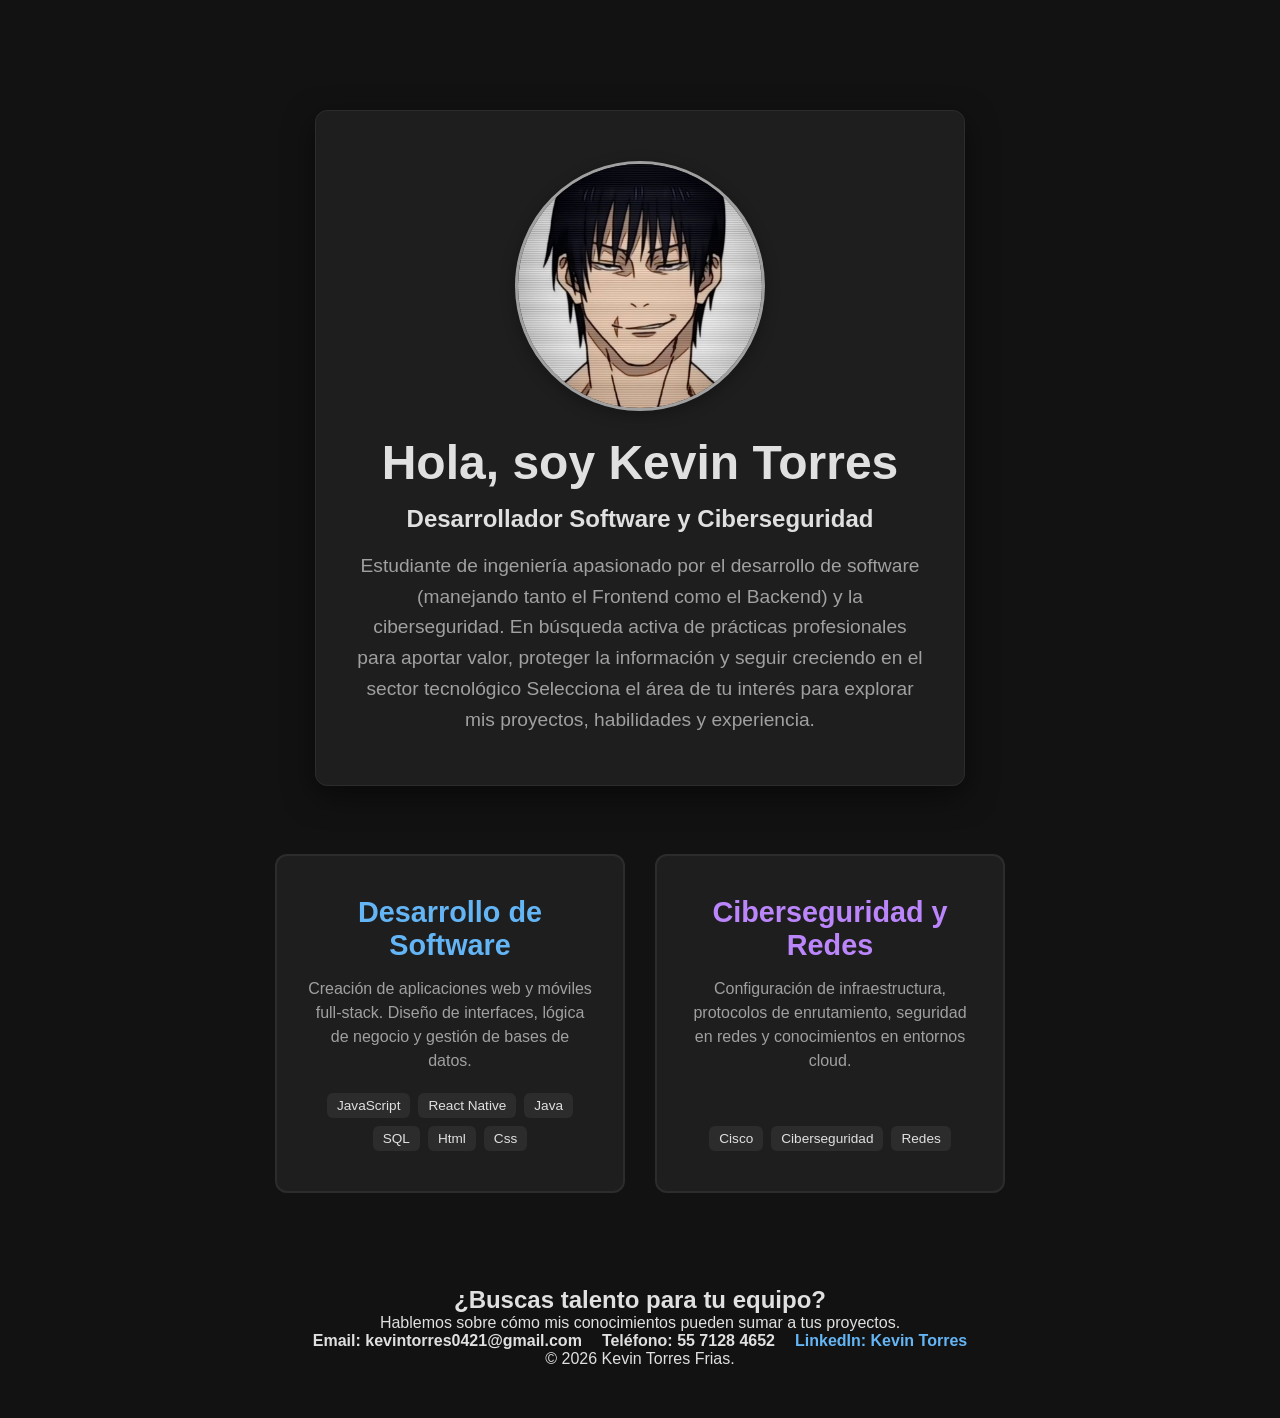
<file: index.html>
<!DOCTYPE html>
<html lang="es">
<head>
    <meta charset="UTF-8">
    <meta name="viewport" content="width=device-width, initial-scale=1.0">
    <title>Kevin Torres Frias | Portafolio</title>
    <link rel="stylesheet" href="style.css">
    <link rel="icon" type="image/png" href="favicon-16x16.png">
</head>
<body>


    <!-- Primera impresión -->
    <section id="inicio" class="hero">
        <div class="header-intro">
           <div class="intro-texto">
                <img src="tojiPerfil.jpg" alt="Foto de perfil de Kevin Torres" class="profile-image">

                <h1>Hola, soy Kevin Torres</h1>
                <h2>Desarrollador Software y Ciberseguridad</h2>
                <br>
                <p>Estudiante de ingeniería apasionado por el desarrollo de software (manejando tanto el Frontend como el Backend) y la ciberseguridad. 
                    En búsqueda activa de prácticas profesionales para aportar valor, proteger la información y seguir creciendo en el sector tecnológico
                    Selecciona el área de tu interés para explorar mis proyectos, habilidades y experiencia. 
                </p>
           </div>
            
        </div>
        
    </section>
    <br>
    <div class="options-container">
        
        <!-- Tarjeta de Software -->
        <a href="index_Soft.html" class="card software">
            <h2>Desarrollo de Software</h2>
            <p>Creación de aplicaciones web y móviles full-stack. Diseño de interfaces, lógica de negocio y gestión de bases de datos.</p>
            <div class="tech-tags">
                <span class="tag">JavaScript</span>
                <span class="tag">React Native</span>
                <span class="tag">Java</span>
                <span class="tag">SQL</span>
                <span class="tag">Html</span>
                <span class="tag">Css</span>
            </div>
        </a>

        <!-- Tarjeta de Ciberseguridad -->
        <a href="index_Ciber.html" class="card cyber">
            <h2>Ciberseguridad y Redes</h2>
            <p>Configuración de infraestructura, protocolos de enrutamiento, seguridad en redes y conocimientos en entornos cloud.</p>
            <div class="tech-tags">
                <span class="tag">Cisco </span>
                <span class="tag">Ciberseguridad</span>
                <span class="tag">Redes</span>
            </div>
        </a>

    </div>

    <br>


    <footer class="footer">
        <h2>¿Buscas talento para tu equipo?</h2>
        <p>Hablemos sobre cómo mis conocimientos pueden sumar a tus proyectos.</p>
        
        <div class="social-links">
            <!-- Correo -->
            <span> Email: kevintorres0421@gmail.com</span>
            
            <!-- Teléfono -->
            <span> Teléfono: 55 7128 4652</span>
            
            <!-- LinkedIn -->
            <a href="https://www.linkedin.com/in/kevin-torres-ba0b2a237/" target="_blank">LinkedIn: Kevin Torres</a>
        </div>
        
        <p class="copyright">&copy; 2026 Kevin Torres Frias.</p>
    </footer>


   
</body>
</html>
</file>
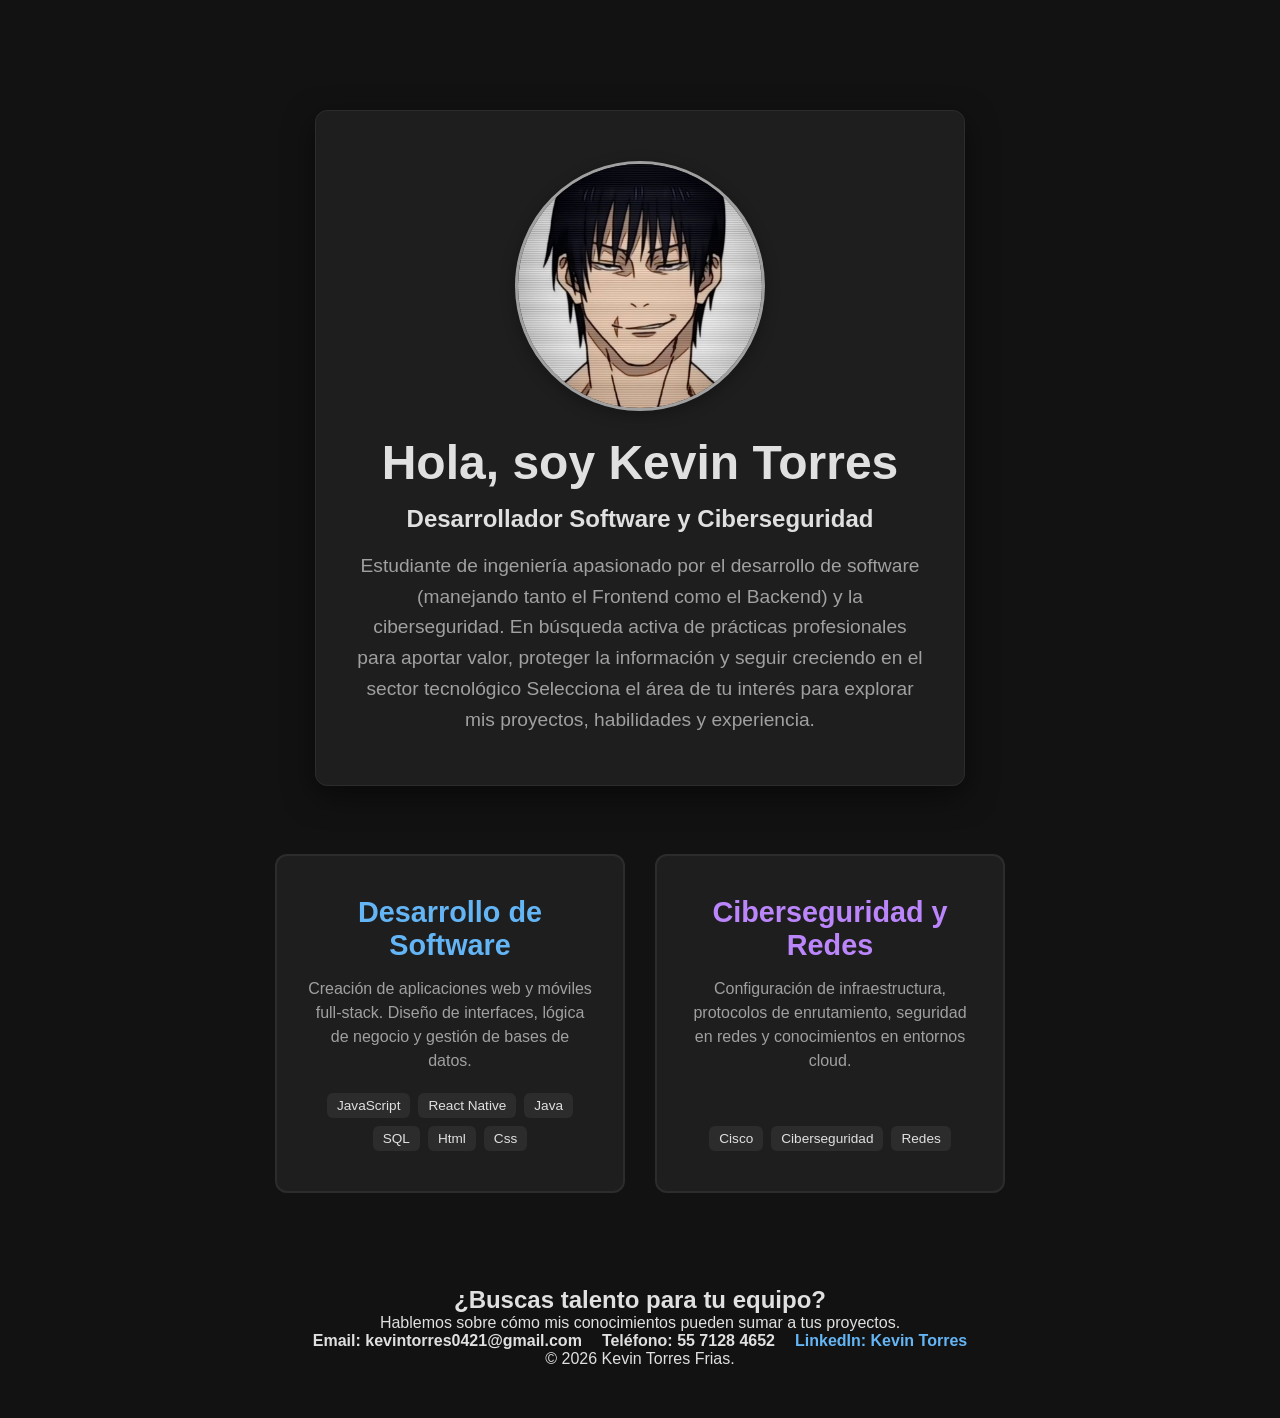
<file: HTML/index.html>
<!DOCTYPE html>
<html lang="es">
<head>
    <meta charset="UTF-8">
    <meta name="viewport" content="width=device-width, initial-scale=1.0">
    <title>Kevin Torres Frias | Portafolio</title>
    <link rel="stylesheet" href="../CSS/style.css">
</head>
<body>


    <!-- Primera impresión -->
    <section id="inicio" class="hero">
        <div class="header-intro">
           <div class="intro-texto">
                <img src="tojiPerfil.jpg" alt="Foto de perfil de Kevin Torres" class="profile-image">

                <h1>Hola, soy Kevin Torres</h1>
                <h2>Desarrollador Software y Ciberseguridad</h2>
                <br>
                <p>Estudiante de ingeniería apasionado por el desarrollo de software (manejando tanto el Frontend como el Backend) y la ciberseguridad. 
                    En búsqueda activa de prácticas profesionales para aportar valor, proteger la información y seguir creciendo en el sector tecnológico
                    Selecciona el área de tu interés para explorar mis proyectos, habilidades y experiencia. 
                </p>
           </div>
            
        </div>
        
    </section>
    <br>
    <div class="options-container">
        
        <!-- Tarjeta de Software -->
        <a href="index_Soft.html" class="card software">
            <h2>Desarrollo de Software</h2>
            <p>Creación de aplicaciones web y móviles full-stack. Diseño de interfaces, lógica de negocio y gestión de bases de datos.</p>
            <div class="tech-tags">
                <span class="tag">JavaScript</span>
                <span class="tag">React Native</span>
                <span class="tag">Java</span>
                <span class="tag">SQL</span>
                <span class="tag">Html</span>
                <span class="tag">Css</span>
            </div>
        </a>

        <!-- Tarjeta de Ciberseguridad -->
        <a href="index_Ciber.html" class="card cyber">
            <h2>Ciberseguridad y Redes</h2>
            <p>Configuración de infraestructura, protocolos de enrutamiento, seguridad en redes y conocimientos en entornos cloud.</p>
            <div class="tech-tags">
                <span class="tag">Cisco </span>
                <span class="tag">Ciberseguridad</span>
                <span class="tag">Redes</span>
            </div>
        </a>

    </div>

    <br>


    <footer class="footer">
        <h2>¿Buscas talento para tu equipo?</h2>
        <p>Hablemos sobre cómo mis conocimientos pueden sumar a tus proyectos.</p>
        
        <div class="social-links">
            <!-- Correo -->
            <span> Email: kevintorres0421@gmail.com</span>
            
            <!-- Teléfono -->
            <span> Teléfono: 55 7128 4652</span>
            
            <!-- LinkedIn -->
            <a href="https://www.linkedin.com/in/kevin-torres-ba0b2a237/" target="_blank">LinkedIn: Kevin Torres</a>
        </div>
        
        <p class="copyright">&copy; 2026 Kevin Torres Frias.</p>
    </footer>


</body>
</html>
</file>
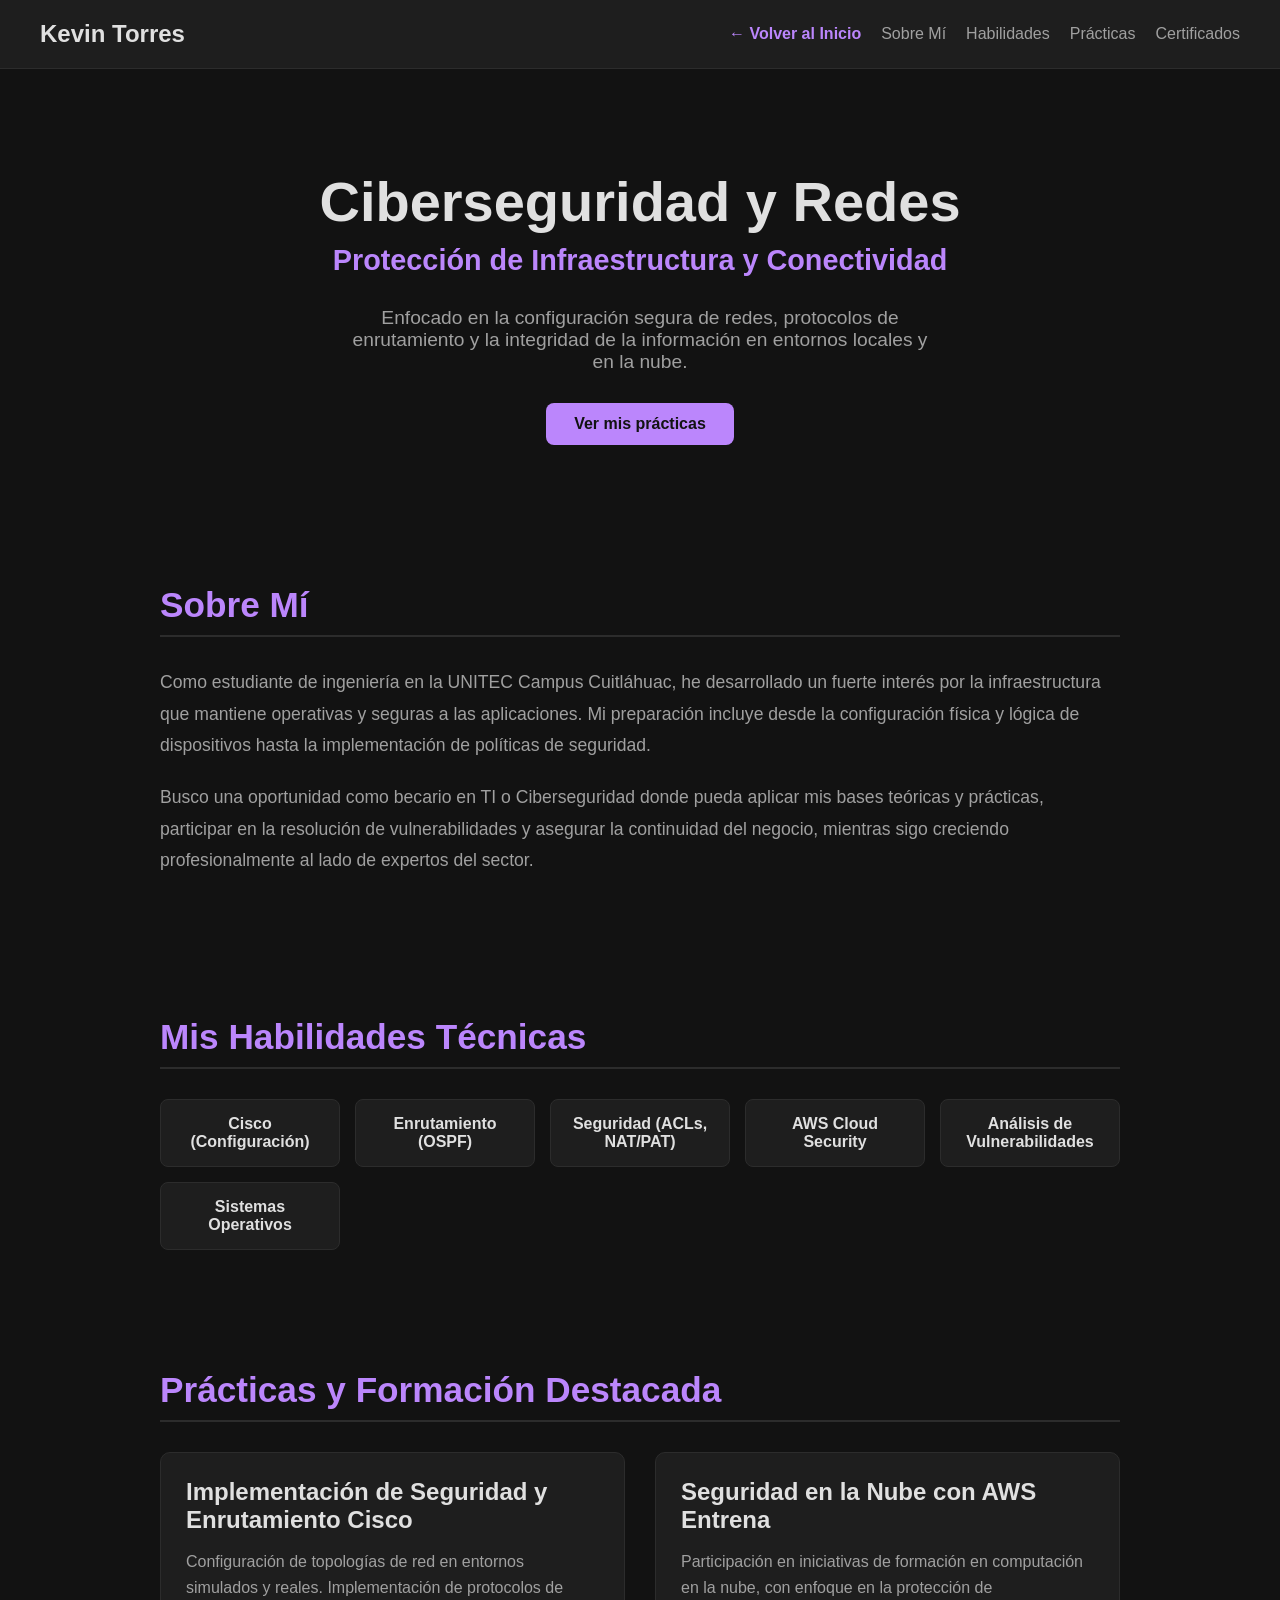
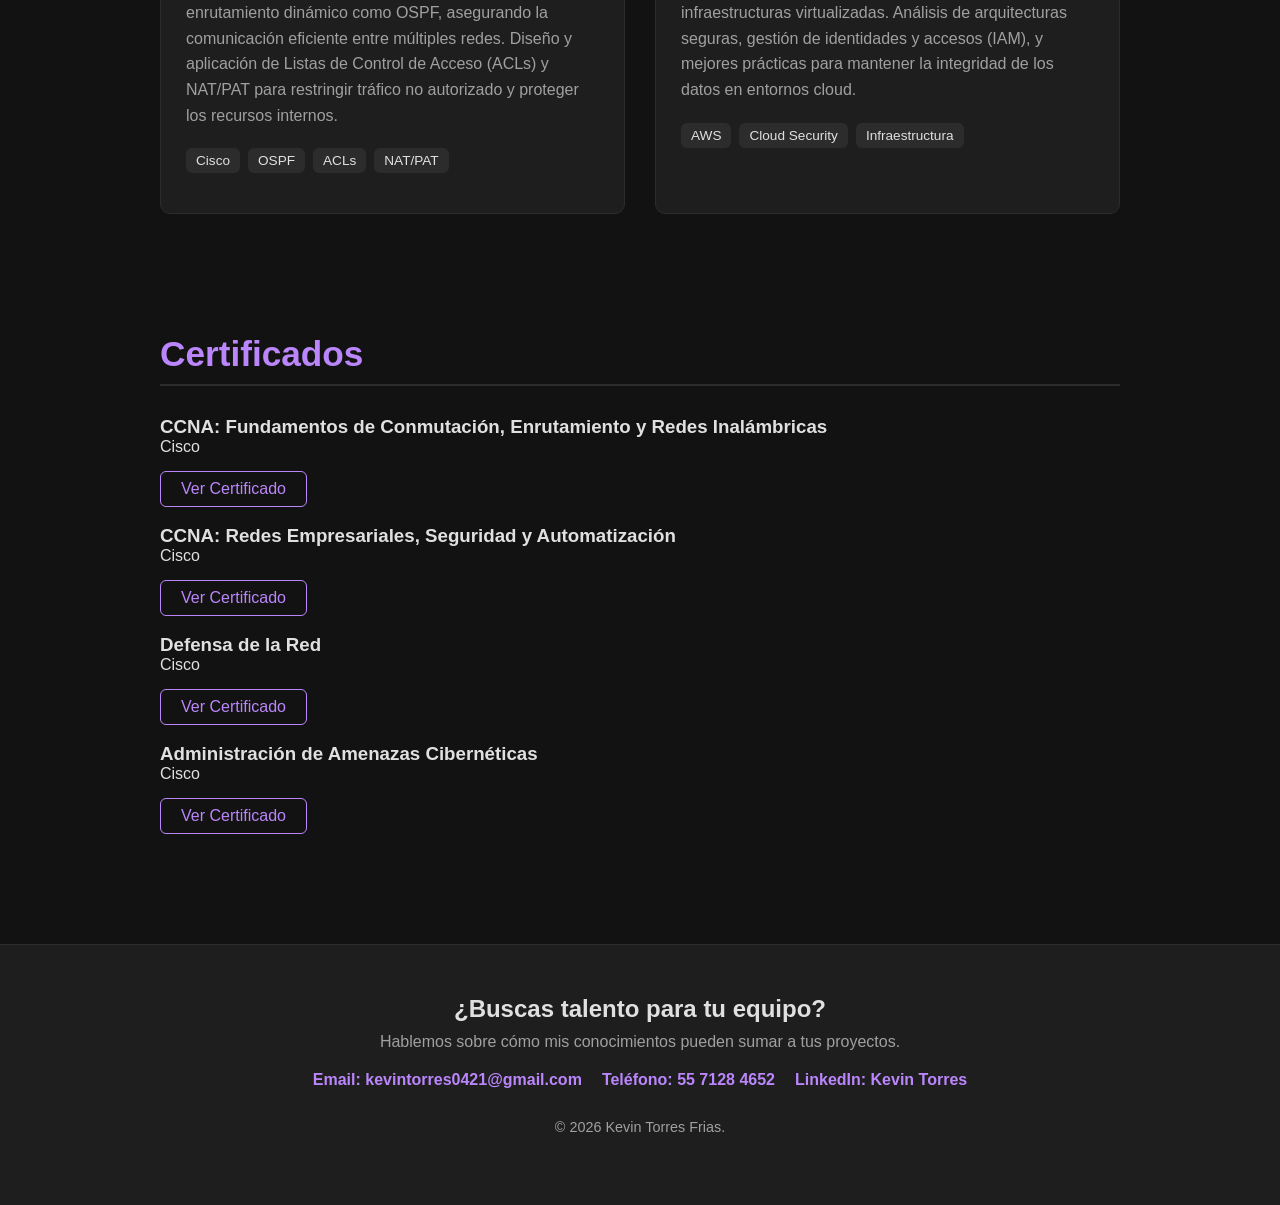
<file: index_Ciber.html>
<!DOCTYPE html>
<html lang="es">
<head>
    <meta charset="UTF-8">
    <meta name="viewport" content="width=device-width, initial-scale=1.0">
    <title>Kevin Torres Frias | Ciberseguridad y Redes</title>
    <!-- Vinculamos el nuevo archivo CSS -->
    <link rel="stylesheet" href="style_Ciber.css">
    <link rel="icon" type="image/png" href="favicon-16x16.png">
</head>
<body>

    <!-- Navegación -->
    <header class="navbar">
        <div class="logo">Kevin Torres</div>
        <nav>
            <ul class="nav-links">
                <li><a href="index.html" class="nav-back">← Volver al Inicio</a></li>
                <li><a href="#sobre-mi">Sobre Mí</a></li>
                <li><a href="#habilidades">Habilidades</a></li>
                <li><a href="#practicas">Prácticas</a></li>
                <li><a href="#certificados">Certificados</a></li>
            </ul>
        </nav>
    </header>

    <!-- Sección Hero -->
    <section class="hero section-container">
        <h1>Ciberseguridad y Redes</h1>
        <h2>Protección de Infraestructura y Conectividad</h2>
        <p>Enfocado en la configuración segura de redes, protocolos de enrutamiento y la integridad de la información en entornos locales y en la nube.</p>
        <a href="#practicas" class="btn-primario">Ver mis prácticas</a>
    </section>

    <!-- Sección Sobre Mí -->
    <section id="sobre-mi" class="about section-container">
        <h2>Sobre Mí</h2>
        <div class="about-content">
            <p>Como estudiante de ingeniería en la UNITEC Campus Cuitláhuac, he desarrollado un fuerte interés por la infraestructura que mantiene operativas y seguras a las aplicaciones. Mi preparación incluye desde la configuración física y lógica de dispositivos hasta la implementación de políticas de seguridad.</p>
            <p>Busco una oportunidad como becario en TI o Ciberseguridad donde pueda aplicar mis bases teóricas y prácticas, participar en la resolución de vulnerabilidades y asegurar la continuidad del negocio, mientras sigo creciendo profesionalmente al lado de expertos del sector.</p>
        </div>
    </section>

    <!-- Sección Habilidades -->
    <section id="habilidades" class="skills section-container">
        <h2>Mis Habilidades Técnicas</h2>
        <div class="skills-grid">
            <div class="skill-item">Cisco (Configuración)</div>
            <div class="skill-item">Enrutamiento (OSPF)</div>
            <div class="skill-item">Seguridad (ACLs, NAT/PAT)</div>
            <div class="skill-item">AWS Cloud Security</div>
            <div class="skill-item">Análisis de Vulnerabilidades</div>
            <div class="skill-item">Sistemas Operativos</div>
        </div>
    </section>

    <!-- Sección Prácticas Destacadas -->
    <section id="practicas" class="projects section-container">
        <h2>Prácticas y Formación Destacada</h2>
        <div class="projects-grid">
            
            <!-- Práctica 1 -->
            <article class="project-card">
                <div class="project-content">
                    <h3>Implementación de Seguridad y Enrutamiento Cisco</h3>
                    <p>Configuración de topologías de red en entornos simulados y reales. Implementación de protocolos de enrutamiento dinámico como OSPF, asegurando la comunicación eficiente entre múltiples redes. Diseño y aplicación de Listas de Control de Acceso (ACLs) y NAT/PAT para restringir tráfico no autorizado y proteger los recursos internos.</p>
                    <div class="tech-tags">
                        <span class="tag">Cisco</span>
                        <span class="tag">OSPF</span>
                        <span class="tag">ACLs</span>
                        <span class="tag">NAT/PAT</span>
                    </div>
                </div>
            </article>

            <!-- Práctica 2 -->
            <article class="project-card">
                <div class="project-content">
                    <h3>Seguridad en la Nube con AWS Entrena</h3>
                    <p>Participación en iniciativas de formación en computación en la nube, con enfoque en la protección de infraestructuras virtualizadas. Análisis de arquitecturas seguras, gestión de identidades y accesos (IAM), y mejores prácticas para mantener la integridad de los datos en entornos cloud.</p>
                    <div class="tech-tags">
                        <span class="tag">AWS</span>
                        <span class="tag">Cloud Security</span>
                        <span class="tag">Infraestructura</span>
                    </div>
                </div>
            </article>

        </div>
    </section>

    <!-- Seccion Certificados -->
    
    <section id="certificados" class="certificates section-container">
        <h2>Certificados</h2>
        <div class="certificates-grid">
            <div class="certificate-item">
                <h3>CCNA: Fundamentos de Conmutación, Enrutamiento y Redes Inalámbricas</h3>
                <p>Cisco</p>
                <a href="CCNA_Fundamentos _Redes.pdf" class="btn-secundario" target="_blank">Ver Certificado</a>
            </div><br>

            <div class="certificate-item">
                <h3>CCNA: Redes Empresariales, Seguridad y Automatización</h3>
                <p>Cisco</p>
                <a href="CCNA Redes_Empresariales.pdf" class="btn-secundario" target="_blank">Ver Certificado</a>
            </div><br>

            <div class="certificate-item">
                <h3>Defensa de la Red</h3>
                <p>Cisco</p>
                <a href="Defensa_Red.pdf" class="btn-secundario" target="_blank">Ver Certificado</a>
            </div><br>

            <div class="certificate-item">
                <h3>Administración de Amenazas Cibernéticas</h3>
                <p>Cisco</p>
                <a href="Amenazas_Ciberneticas.pdf" class="btn-secundario" target="_blank">Ver Certificado</a>
            </div>
        </div>
    </section>


   <!-- Footer container -->
    <footer class="footer">
        <h2>¿Buscas talento para tu equipo?</h2>
        <p>Hablemos sobre cómo mis conocimientos pueden sumar a tus proyectos.</p>
        
        <div class="social-links">
            <!-- Correo como texto simple -->
            <span> Email: kevintorres0421@gmail.com</span>
            
            <!-- Teléfono como texto simple -->
            <span> Teléfono: 55 7128 4652</span>
            
            <!-- LinkedIn se mantiene como enlace porque lleva a otra página web -->
            <a href="https://www.linkedin.com/in/kevin-torres-ba0b2a237/" target="_blank">LinkedIn: Kevin Torres</a>
        </div>
        
        <p class="copyright">&copy; 2026 Kevin Torres Frias.</p>
    </footer>


   
</body>
</html>
</file>
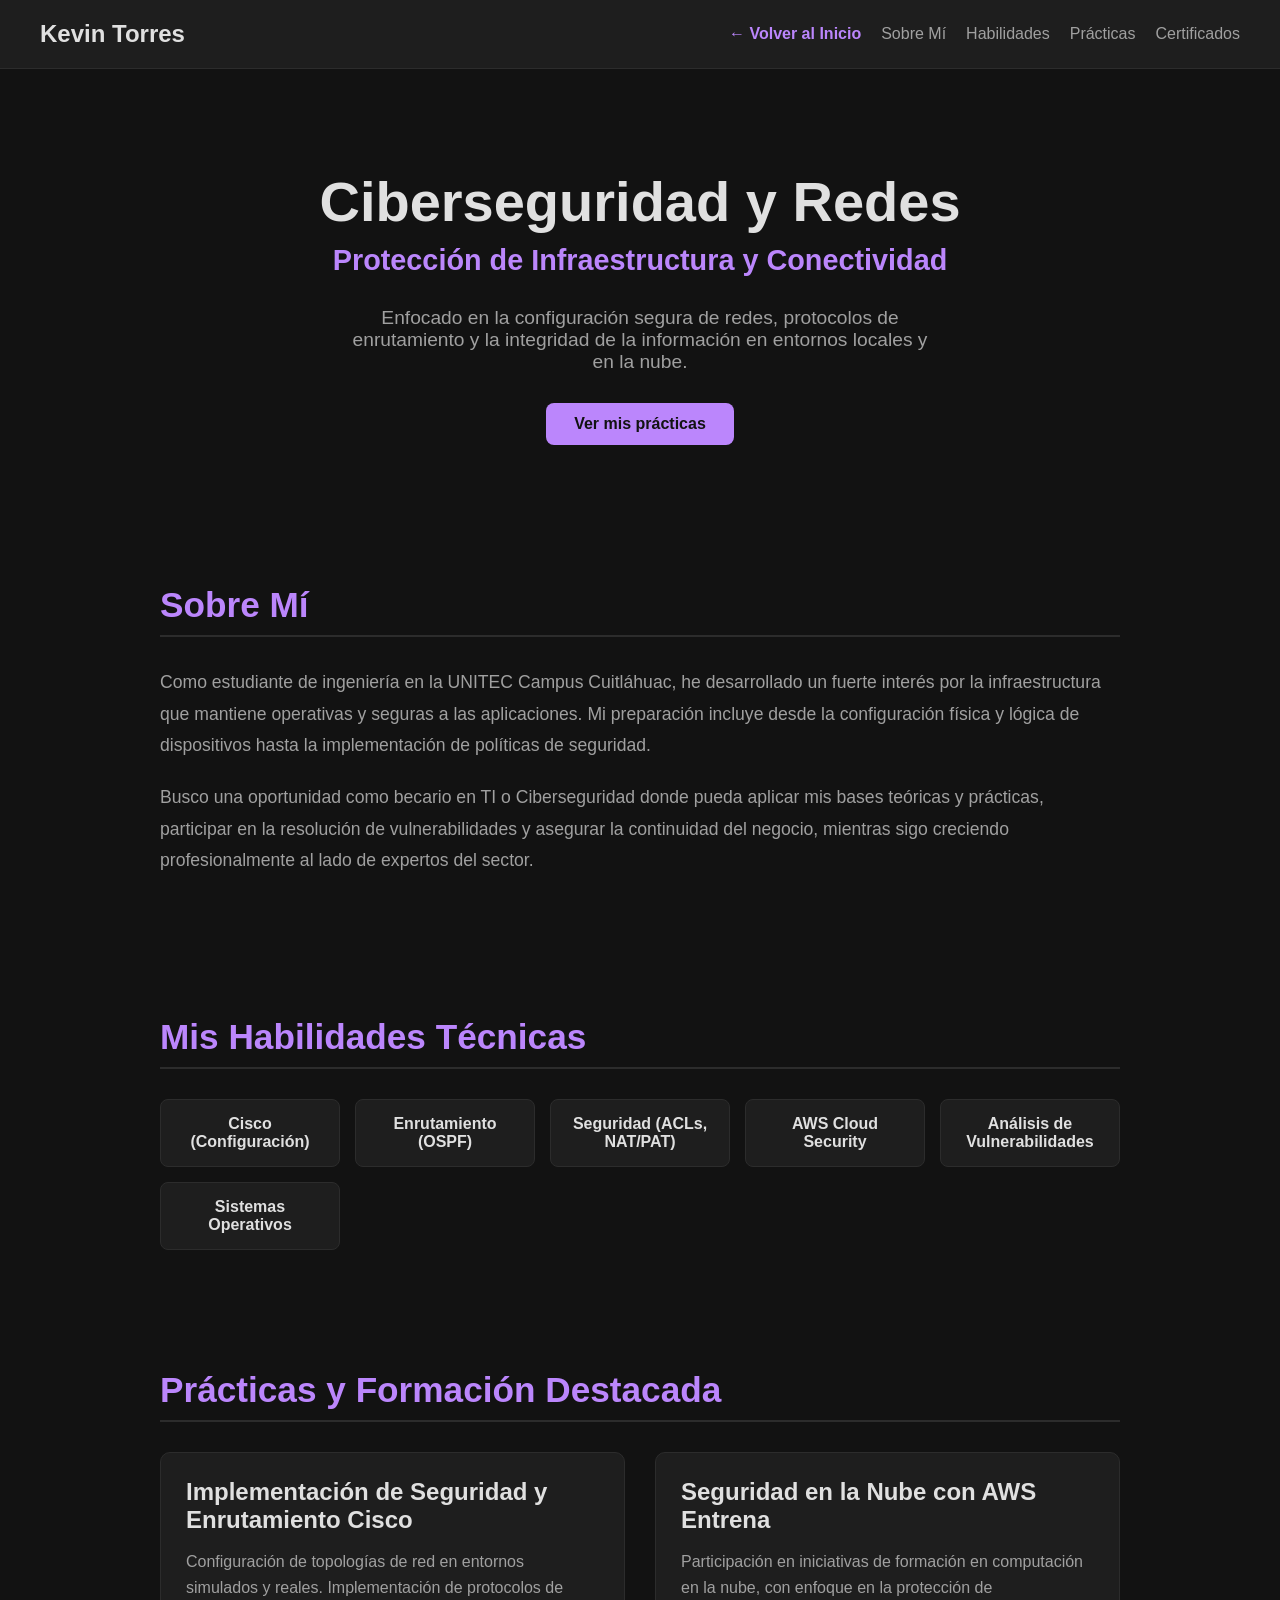
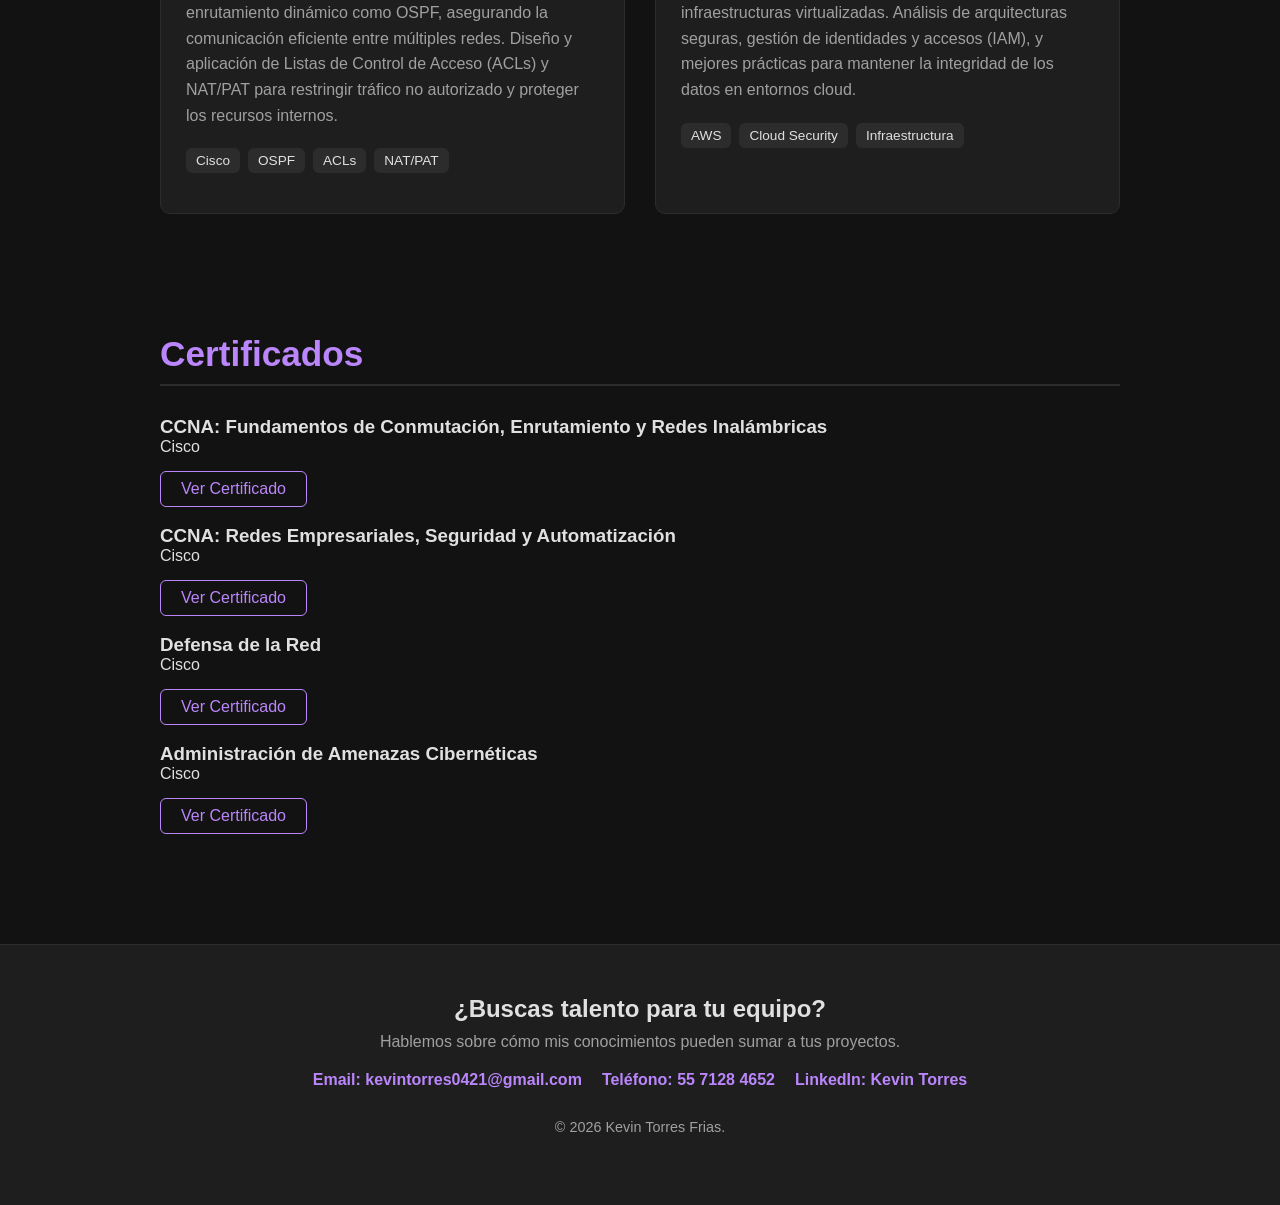
<file: HTML/index_Ciber.html>
<!DOCTYPE html>
<html lang="es">
<head>
    <meta charset="UTF-8">
    <meta name="viewport" content="width=device-width, initial-scale=1.0">
    <title>Kevin Torres Frias | Ciberseguridad y Redes</title>
    <!-- Vinculamos el nuevo archivo CSS -->
    <link rel="stylesheet" href="../CSS/style_Ciber.css">
</head>
<body>

    <!-- Navegación -->
    <header class="navbar">
        <div class="logo">Kevin Torres</div>
        <nav>
            <ul class="nav-links">
                <li><a href="index.html" class="nav-back">← Volver al Inicio</a></li>
                <li><a href="#sobre-mi">Sobre Mí</a></li>
                <li><a href="#habilidades">Habilidades</a></li>
                <li><a href="#practicas">Prácticas</a></li>
                <li><a href="#certificados">Certificados</a></li>
            </ul>
        </nav>
    </header>

    <!-- Sección Hero -->
    <section class="hero section-container">
        <h1>Ciberseguridad y Redes</h1>
        <h2>Protección de Infraestructura y Conectividad</h2>
        <p>Enfocado en la configuración segura de redes, protocolos de enrutamiento y la integridad de la información en entornos locales y en la nube.</p>
        <a href="#practicas" class="btn-primario">Ver mis prácticas</a>
    </section>

    <!-- Sección Sobre Mí -->
    <section id="sobre-mi" class="about section-container">
        <h2>Sobre Mí</h2>
        <div class="about-content">
            <p>Como estudiante de ingeniería en la UNITEC Campus Cuitláhuac, he desarrollado un fuerte interés por la infraestructura que mantiene operativas y seguras a las aplicaciones. Mi preparación incluye desde la configuración física y lógica de dispositivos hasta la implementación de políticas de seguridad.</p>
            <p>Busco una oportunidad como becario en TI o Ciberseguridad donde pueda aplicar mis bases teóricas y prácticas, participar en la resolución de vulnerabilidades y asegurar la continuidad del negocio, mientras sigo creciendo profesionalmente al lado de expertos del sector.</p>
        </div>
    </section>

    <!-- Sección Habilidades -->
    <section id="habilidades" class="skills section-container">
        <h2>Mis Habilidades Técnicas</h2>
        <div class="skills-grid">
            <div class="skill-item">Cisco (Configuración)</div>
            <div class="skill-item">Enrutamiento (OSPF)</div>
            <div class="skill-item">Seguridad (ACLs, NAT/PAT)</div>
            <div class="skill-item">AWS Cloud Security</div>
            <div class="skill-item">Análisis de Vulnerabilidades</div>
            <div class="skill-item">Sistemas Operativos</div>
        </div>
    </section>

    <!-- Sección Prácticas Destacadas -->
    <section id="practicas" class="projects section-container">
        <h2>Prácticas y Formación Destacada</h2>
        <div class="projects-grid">
            
            <!-- Práctica 1 -->
            <article class="project-card">
                <div class="project-content">
                    <h3>Implementación de Seguridad y Enrutamiento Cisco</h3>
                    <p>Configuración de topologías de red en entornos simulados y reales. Implementación de protocolos de enrutamiento dinámico como OSPF, asegurando la comunicación eficiente entre múltiples redes. Diseño y aplicación de Listas de Control de Acceso (ACLs) y NAT/PAT para restringir tráfico no autorizado y proteger los recursos internos.</p>
                    <div class="tech-tags">
                        <span class="tag">Cisco</span>
                        <span class="tag">OSPF</span>
                        <span class="tag">ACLs</span>
                        <span class="tag">NAT/PAT</span>
                    </div>
                </div>
            </article>

            <!-- Práctica 2 -->
            <article class="project-card">
                <div class="project-content">
                    <h3>Seguridad en la Nube con AWS Entrena</h3>
                    <p>Participación en iniciativas de formación en computación en la nube, con enfoque en la protección de infraestructuras virtualizadas. Análisis de arquitecturas seguras, gestión de identidades y accesos (IAM), y mejores prácticas para mantener la integridad de los datos en entornos cloud.</p>
                    <div class="tech-tags">
                        <span class="tag">AWS</span>
                        <span class="tag">Cloud Security</span>
                        <span class="tag">Infraestructura</span>
                    </div>
                </div>
            </article>

        </div>
    </section>

    <!-- Seccion Certificados -->
    
    <section id="certificados" class="certificates section-container">
        <h2>Certificados</h2>
        <div class="certificates-grid">
            <div class="certificate-item">
                <h3>CCNA: Fundamentos de Conmutación, Enrutamiento y Redes Inalámbricas</h3>
                <p>Cisco</p>
                <a href="CCNA_Fundamentos _Redes.pdf" class="btn-secundario" target="_blank">Ver Certificado</a>
            </div><br>

            <div class="certificate-item">
                <h3>CCNA: Redes Empresariales, Seguridad y Automatización</h3>
                <p>Cisco</p>
                <a href="CCNA Redes_Empresariales.pdf" class="btn-secundario" target="_blank">Ver Certificado</a>
            </div><br>

            <div class="certificate-item">
                <h3>Defensa de la Red</h3>
                <p>Cisco</p>
                <a href="Defensa_Red.pdf" class="btn-secundario" target="_blank">Ver Certificado</a>
            </div><br>

            <div class="certificate-item">
                <h3>Administración de Amenazas Cibernéticas</h3>
                <p>Cisco</p>
                <a href="Amenazas_Ciberneticas.pdf" class="btn-secundario" target="_blank">Ver Certificado</a>
            </div>
        </div>
    </section>


   <!-- Footer container -->
    <footer class="footer">
        <h2>¿Buscas talento para tu equipo?</h2>
        <p>Hablemos sobre cómo mis conocimientos pueden sumar a tus proyectos.</p>
        
        <div class="social-links">
            <!-- Correo como texto simple -->
            <span> Email: kevintorres0421@gmail.com</span>
            
            <!-- Teléfono como texto simple -->
            <span> Teléfono: 55 7128 4652</span>
            
            <!-- LinkedIn se mantiene como enlace porque lleva a otra página web -->
            <a href="https://www.linkedin.com/in/kevin-torres-ba0b2a237/" target="_blank">LinkedIn: Kevin Torres</a>
        </div>
        
        <p class="copyright">&copy; 2026 Kevin Torres Frias.</p>
    </footer>

</body>
</html>
</file>
<file: style.css>
/* VARIABLES GLOBALES */
:root {
    --fondo-principal: #121212;    
    --fondo-tarjetas: #1e1e1e;     
    --borde-tarjetas: #2c2c2c;     
    
    --texto-principal: #e0e0e0;    
    --texto-secundario: #a0a0a0;   
    
    --color-software: #64b5f6;     
    --color-cyber: #bb86fc;       
}

/* RESETEO Y ESTILOS GENERALES*/
* { margin: 0; padding: 0; box-sizing: border-box; font-family: 'Segoe UI', Roboto, sans-serif; }

body {
    background-color: var(--fondo-principal);
    color: var(--texto-principal);
    display: flex; flex-direction: column; align-items: center; justify-content: center;
    min-height: 100vh; text-align: center; padding: 20px;
}

.header-intro { margin-bottom: 50px; }
.header-intro h1 { font-size: 3rem; margin-bottom: 10px; color: var(--texto-principal); }
.header-intro p { font-size: 1.2rem; color: var(--texto-secundario); max-width: 600px; margin: 0 auto; }

/* TARJETAS */
.options-container { display: flex; gap: 30px; flex-wrap: wrap; justify-content: center; max-width: 900px; }

.card {
    background-color: var(--fondo-tarjetas); border: 2px solid var(--borde-tarjetas);
    border-radius: 12px; padding: 40px 30px; width: 350px; text-decoration: none;
    color: var(--texto-principal); transition: all 0.3s ease; display: flex;
    flex-direction: column; align-items: center; cursor: pointer;
}

.card:hover { transform: translateY(-10px); }

/* Software */
.card.software h2 { color: var(--color-software); }
.card.software:hover { border-color: var(--color-software); box-shadow: 0 10px 25px #64b5f633; }

/* Ciberseguridad */
.card.cyber h2 { color: var(--color-cyber); }
.card.cyber:hover { border-color: var(--color-cyber); box-shadow: 0 10px 25px #bb86fc33; }

.card h2 { font-size: 1.8rem; margin-bottom: 15px; }
.card p { color: var(--texto-secundario); font-size: 1rem; line-height: 1.5; margin-bottom: 20px; }

/* ETIQUETAS (TAGS) */
.tech-tags { display: flex; flex-wrap: wrap; gap: 8px; justify-content: center; margin-top: auto; }
.tag { background-color: var(--borde-tarjetas); padding: 5px 10px; border-radius: 6px; font-size: 0.85rem; color: var(--texto-principal); }

/* Página Principal */
.footer {
    width: 100%;
    padding: 30px 20px;
    text-align: center;
    margin-top: 5vh;
}

.social-links {
    display: flex;
    justify-content: center;
    gap: 20px;
    flex-wrap: wrap; /* Por si lo ven en un celular muy pequeño */
}

/* El estilo estático para correo y teléfono */
.social-links span {
    color: var(--texto-principal);
    font-weight: bold;
    display: flex;
    align-items: center;
}

/* El estilo para el enlace de LinkedIn */
.social-links a {
    color: var(--color-software);
    text-decoration: none;
    font-weight: bold;
    transition: opacity 0.3s;
}

.social-links a:hover {
    opacity: 0.8;
}

/* Imagen de perfil */
.profile-image {
    width: 250px;
    height: 250px;
    border-radius: 50%;
    object-fit: cover;
    border: 3px solid var(--texto-secundario);
    margin-bottom: 20px;
    box-shadow: 0 4px 15px rgba(0, 0, 0, 0.3);
}

.header-intro {
    display: flex;
    justify-content: center; /* Centra la tarjeta horizontalmente */
    margin-top: 10vh; 
    margin-bottom: 50px;
    padding: 0 20px;
}

/* El nuevo estilo para tu cuadrado de texto */
.intro-texto {
    max-width: 650px; /* Ancho máximo para que no se estire demasiado */
    background-color: var(--fondo-tarjetas); /* El gris plomo de tus otras tarjetas */
    border: 1px solid var(--borde-tarjetas);
    padding: 50px 40px; /* Espacio interior para que respire el texto */
    border-radius: 12px;
    box-shadow: 0 10px 30px rgba(0, 0, 0, 0.5); /* Sombra para resaltar */
    text-align: center; /* Centra los textos dentro de la caja */
}

.intro-texto h1 {
    font-size: 3rem;
    margin-bottom: 15px;
    color: var(--texto-principal);
}

.intro-texto p {
    font-size: 1.2rem;
    color: var(--texto-secundario);
    line-height: 1.6;
}
</file>
<file: CSS/style.css>
/* VARIABLES GLOBALES */
:root {
    --fondo-principal: #121212;    
    --fondo-tarjetas: #1e1e1e;     
    --borde-tarjetas: #2c2c2c;     
    
    --texto-principal: #e0e0e0;    
    --texto-secundario: #a0a0a0;   
    
    --color-software: #64b5f6;     
    --color-cyber: #bb86fc;       
}

/* RESETEO Y ESTILOS GENERALES*/
* { margin: 0; padding: 0; box-sizing: border-box; font-family: 'Segoe UI', Roboto, sans-serif; }

body {
    background-color: var(--fondo-principal);
    color: var(--texto-principal);
    display: flex; flex-direction: column; align-items: center; justify-content: center;
    min-height: 100vh; text-align: center; padding: 20px;
}

.header-intro { margin-bottom: 50px; }
.header-intro h1 { font-size: 3rem; margin-bottom: 10px; color: var(--texto-principal); }
.header-intro p { font-size: 1.2rem; color: var(--texto-secundario); max-width: 600px; margin: 0 auto; }

/* TARJETAS */
.options-container { display: flex; gap: 30px; flex-wrap: wrap; justify-content: center; max-width: 900px; }

.card {
    background-color: var(--fondo-tarjetas); border: 2px solid var(--borde-tarjetas);
    border-radius: 12px; padding: 40px 30px; width: 350px; text-decoration: none;
    color: var(--texto-principal); transition: all 0.3s ease; display: flex;
    flex-direction: column; align-items: center; cursor: pointer;
}

.card:hover { transform: translateY(-10px); }

/* Software */
.card.software h2 { color: var(--color-software); }
.card.software:hover { border-color: var(--color-software); box-shadow: 0 10px 25px #64b5f633; }

/* Ciberseguridad */
.card.cyber h2 { color: var(--color-cyber); }
.card.cyber:hover { border-color: var(--color-cyber); box-shadow: 0 10px 25px #bb86fc33; }

.card h2 { font-size: 1.8rem; margin-bottom: 15px; }
.card p { color: var(--texto-secundario); font-size: 1rem; line-height: 1.5; margin-bottom: 20px; }

/* ETIQUETAS (TAGS) */
.tech-tags { display: flex; flex-wrap: wrap; gap: 8px; justify-content: center; margin-top: auto; }
.tag { background-color: var(--borde-tarjetas); padding: 5px 10px; border-radius: 6px; font-size: 0.85rem; color: var(--texto-principal); }

/* Página Principal */
.footer {
    width: 100%;
    padding: 30px 20px;
    text-align: center;
    margin-top: 5vh;
}

.social-links {
    display: flex;
    justify-content: center;
    gap: 20px;
    flex-wrap: wrap; /* Por si lo ven en un celular muy pequeño */
}

/* El estilo estático para correo y teléfono */
.social-links span {
    color: var(--texto-principal);
    font-weight: bold;
    display: flex;
    align-items: center;
}

/* El estilo para el enlace de LinkedIn */
.social-links a {
    color: var(--color-software);
    text-decoration: none;
    font-weight: bold;
    transition: opacity 0.3s;
}

.social-links a:hover {
    opacity: 0.8;
}

/* Imagen de perfil */
.profile-image {
    width: 250px;
    height: 250px;
    border-radius: 50%;
    object-fit: cover;
    border: 3px solid var(--texto-secundario);
    margin-bottom: 20px;
    box-shadow: 0 4px 15px rgba(0, 0, 0, 0.3);
}

.header-intro {
    display: flex;
    justify-content: center; /* Centra la tarjeta horizontalmente */
    margin-top: 10vh; 
    margin-bottom: 50px;
    padding: 0 20px;
}

/* El nuevo estilo para tu cuadrado de texto */
.intro-texto {
    max-width: 650px; /* Ancho máximo para que no se estire demasiado */
    background-color: var(--fondo-tarjetas); /* El gris plomo de tus otras tarjetas */
    border: 1px solid var(--borde-tarjetas);
    padding: 50px 40px; /* Espacio interior para que respire el texto */
    border-radius: 12px;
    box-shadow: 0 10px 30px rgba(0, 0, 0, 0.5); /* Sombra para resaltar */
    text-align: center; /* Centra los textos dentro de la caja */
}

.intro-texto h1 {
    font-size: 3rem;
    margin-bottom: 15px;
    color: var(--texto-principal);
}

.intro-texto p {
    font-size: 1.2rem;
    color: var(--texto-secundario);
    line-height: 1.6;
}
</file>
<file: style_Ciber.css>
/* VARIABLES GLOBALES */
:root {
    --fondo-principal: #121212;    
    --fondo-tarjetas: #1e1e1e;     
    --borde-tarjetas: #2c2c2c;     
    
    --texto-principal: #e0e0e0;    
    --texto-secundario: #a0a0a0;   
    
    /* Variable principal actualizada al Violeta Suave */
    --color-principal: #bb86fc;     
}

/* RESETEO Y ESTILOS GENERALES */
* {
    margin: 0;
    padding: 0;
    box-sizing: border-box;
    font-family: 'Segoe UI', Roboto, Helvetica, Arial, sans-serif;
}

body {
    background-color: var(--fondo-principal);
    color: var(--texto-principal);
    min-height: 100vh;
}

.section-container {
    max-width: 1000px;
    width: 100%;
    margin: 0 auto;
    padding: 60px 20px;
    text-align: left;
}

.section-container h2 {
    font-size: 2.2rem;
    margin-bottom: 30px;
    color: var(--color-principal);
    border-bottom: 2px solid var(--borde-tarjetas);
    padding-bottom: 10px;
}

/* NAVEGACIÓN */
.navbar {
    width: 100%;
    display: flex;
    justify-content: space-between;
    align-items: center;
    padding: 20px 40px;
    background-color: var(--fondo-tarjetas);
    border-bottom: 1px solid var(--borde-tarjetas);
    position: sticky;
    top: 0;
    z-index: 100;
}

.navbar .logo { font-size: 1.5rem; font-weight: bold; color: var(--texto-principal); }
.nav-links { list-style: none; display: flex; gap: 20px; }
.nav-links a { text-decoration: none; color: var(--texto-secundario); transition: color 0.3s; font-size: 1rem; }
.nav-links a:hover { color: var(--color-principal); }
.nav-back { color: var(--color-principal) !important; font-weight: bold; }

/*HERO */
.hero { text-align: center; padding-top: 100px; padding-bottom: 80px; }
.hero h1 { font-size: 3.5rem; color: var(--texto-principal); margin-bottom: 10px; }
.hero h2 { font-size: 1.8rem; color: var(--color-principal); border: none; margin-bottom: 20px; }
.hero p { font-size: 1.2rem; color: var(--texto-secundario); max-width: 600px; margin: 0 auto 30px auto; }

/* BOTONES */
.btn-primario {
    display: inline-block;
    background-color: var(--color-principal);
    color: var(--fondo-principal);
    padding: 12px 28px;
    text-decoration: none;
    border-radius: 8px;
    font-weight: bold;
    transition: transform 0.2s, opacity 0.2s;
}

.btn-primario:hover { transform: scale(1.05); opacity: 0.9; }

.btn-secundario {
    display: inline-block;
    border: 1px solid var(--color-principal);
    color: var(--color-principal);
    padding: 8px 20px;
    text-decoration: none;
    border-radius: 6px;
    margin-top: 15px;
    transition: all 0.2s;
}

.btn-secundario:hover {
    background-color: var(--color-principal);
    color: var(--fondo-principal);
}

/* SECCIONES Y GRID */
.about-content p { font-size: 1.1rem; color: var(--texto-secundario); line-height: 1.8; margin-bottom: 20px; }

.skills-grid {
    display: grid;
    grid-template-columns: repeat(auto-fit, minmax(150px, 1fr));
    gap: 15px;
}

.skill-item {
    background-color: var(--fondo-tarjetas);
    border: 1px solid var(--borde-tarjetas);
    padding: 15px;
    text-align: center;
    border-radius: 8px;
    font-weight: bold;
    color: var(--texto-principal);
}

.projects-grid {
    display: grid;
    grid-template-columns: repeat(auto-fit, minmax(300px, 1fr));
    gap: 30px;
}

.project-card {
    background-color: var(--fondo-tarjetas);
    border: 1px solid var(--borde-tarjetas);
    border-radius: 10px;
    overflow: hidden;
    transition: transform 0.3s;
}

.project-card:hover { transform: translateY(-5px); border-color: var(--color-principal); }

.project-content { padding: 25px; }
.project-content h3 { font-size: 1.5rem; color: var(--texto-principal); margin-bottom: 15px; }
.project-content p { color: var(--texto-secundario); line-height: 1.6; margin-bottom: 20px; }

.tech-tags { display: flex; flex-wrap: wrap; gap: 8px; margin-bottom: 15px; }
.tag { background-color: var(--borde-tarjetas); padding: 5px 10px; border-radius: 6px; font-size: 0.85rem; color: var(--texto-principal); }

/* FOOTER */
.footer {
    background-color: var(--fondo-tarjetas);
    width: 100%;
    padding: 50px 20px;
    text-align: center;
    margin-top: 50px;
    border-top: 1px solid var(--borde-tarjetas);
}

.footer h2 { color: var(--texto-principal); margin-bottom: 10px; }
.footer p { color: var(--texto-secundario); margin-bottom: 20px; }
.social-links { display: flex; justify-content: center; gap: 20px; margin-bottom: 30px; }
.social-links a { color: var(--color-principal); text-decoration: none; font-weight: bold; }
.copyright { font-size: 0.9rem; color: var(--texto-secundario); }

/* Estilo para el texto simple (correo y teléfono) en el footer */
.social-links span {
    color: var(--color-principal);
    font-weight: bold;
    display: flex;
    align-items: center;
}
</file>
<file: CSS/style_Ciber.css>
/* VARIABLES GLOBALES */
:root {
    --fondo-principal: #121212;    
    --fondo-tarjetas: #1e1e1e;     
    --borde-tarjetas: #2c2c2c;     
    
    --texto-principal: #e0e0e0;    
    --texto-secundario: #a0a0a0;   
    
    /* Variable principal actualizada al Violeta Suave */
    --color-principal: #bb86fc;     
}

/* RESETEO Y ESTILOS GENERALES */
* {
    margin: 0;
    padding: 0;
    box-sizing: border-box;
    font-family: 'Segoe UI', Roboto, Helvetica, Arial, sans-serif;
}

body {
    background-color: var(--fondo-principal);
    color: var(--texto-principal);
    min-height: 100vh;
}

.section-container {
    max-width: 1000px;
    width: 100%;
    margin: 0 auto;
    padding: 60px 20px;
    text-align: left;
}

.section-container h2 {
    font-size: 2.2rem;
    margin-bottom: 30px;
    color: var(--color-principal);
    border-bottom: 2px solid var(--borde-tarjetas);
    padding-bottom: 10px;
}

/* NAVEGACIÓN */
.navbar {
    width: 100%;
    display: flex;
    justify-content: space-between;
    align-items: center;
    padding: 20px 40px;
    background-color: var(--fondo-tarjetas);
    border-bottom: 1px solid var(--borde-tarjetas);
    position: sticky;
    top: 0;
    z-index: 100;
}

.navbar .logo { font-size: 1.5rem; font-weight: bold; color: var(--texto-principal); }
.nav-links { list-style: none; display: flex; gap: 20px; }
.nav-links a { text-decoration: none; color: var(--texto-secundario); transition: color 0.3s; font-size: 1rem; }
.nav-links a:hover { color: var(--color-principal); }
.nav-back { color: var(--color-principal) !important; font-weight: bold; }

/*HERO */
.hero { text-align: center; padding-top: 100px; padding-bottom: 80px; }
.hero h1 { font-size: 3.5rem; color: var(--texto-principal); margin-bottom: 10px; }
.hero h2 { font-size: 1.8rem; color: var(--color-principal); border: none; margin-bottom: 20px; }
.hero p { font-size: 1.2rem; color: var(--texto-secundario); max-width: 600px; margin: 0 auto 30px auto; }

/* BOTONES */
.btn-primario {
    display: inline-block;
    background-color: var(--color-principal);
    color: var(--fondo-principal);
    padding: 12px 28px;
    text-decoration: none;
    border-radius: 8px;
    font-weight: bold;
    transition: transform 0.2s, opacity 0.2s;
}

.btn-primario:hover { transform: scale(1.05); opacity: 0.9; }

.btn-secundario {
    display: inline-block;
    border: 1px solid var(--color-principal);
    color: var(--color-principal);
    padding: 8px 20px;
    text-decoration: none;
    border-radius: 6px;
    margin-top: 15px;
    transition: all 0.2s;
}

.btn-secundario:hover {
    background-color: var(--color-principal);
    color: var(--fondo-principal);
}

/* SECCIONES Y GRID */
.about-content p { font-size: 1.1rem; color: var(--texto-secundario); line-height: 1.8; margin-bottom: 20px; }

.skills-grid {
    display: grid;
    grid-template-columns: repeat(auto-fit, minmax(150px, 1fr));
    gap: 15px;
}

.skill-item {
    background-color: var(--fondo-tarjetas);
    border: 1px solid var(--borde-tarjetas);
    padding: 15px;
    text-align: center;
    border-radius: 8px;
    font-weight: bold;
    color: var(--texto-principal);
}

.projects-grid {
    display: grid;
    grid-template-columns: repeat(auto-fit, minmax(300px, 1fr));
    gap: 30px;
}

.project-card {
    background-color: var(--fondo-tarjetas);
    border: 1px solid var(--borde-tarjetas);
    border-radius: 10px;
    overflow: hidden;
    transition: transform 0.3s;
}

.project-card:hover { transform: translateY(-5px); border-color: var(--color-principal); }

.project-content { padding: 25px; }
.project-content h3 { font-size: 1.5rem; color: var(--texto-principal); margin-bottom: 15px; }
.project-content p { color: var(--texto-secundario); line-height: 1.6; margin-bottom: 20px; }

.tech-tags { display: flex; flex-wrap: wrap; gap: 8px; margin-bottom: 15px; }
.tag { background-color: var(--borde-tarjetas); padding: 5px 10px; border-radius: 6px; font-size: 0.85rem; color: var(--texto-principal); }

/* FOOTER */
.footer {
    background-color: var(--fondo-tarjetas);
    width: 100%;
    padding: 50px 20px;
    text-align: center;
    margin-top: 50px;
    border-top: 1px solid var(--borde-tarjetas);
}

.footer h2 { color: var(--texto-principal); margin-bottom: 10px; }
.footer p { color: var(--texto-secundario); margin-bottom: 20px; }
.social-links { display: flex; justify-content: center; gap: 20px; margin-bottom: 30px; }
.social-links a { color: var(--color-principal); text-decoration: none; font-weight: bold; }
.copyright { font-size: 0.9rem; color: var(--texto-secundario); }

/* Estilo para el texto simple (correo y teléfono) en el footer */
.social-links span {
    color: var(--color-principal);
    font-weight: bold;
    display: flex;
    align-items: center;
}
</file>
